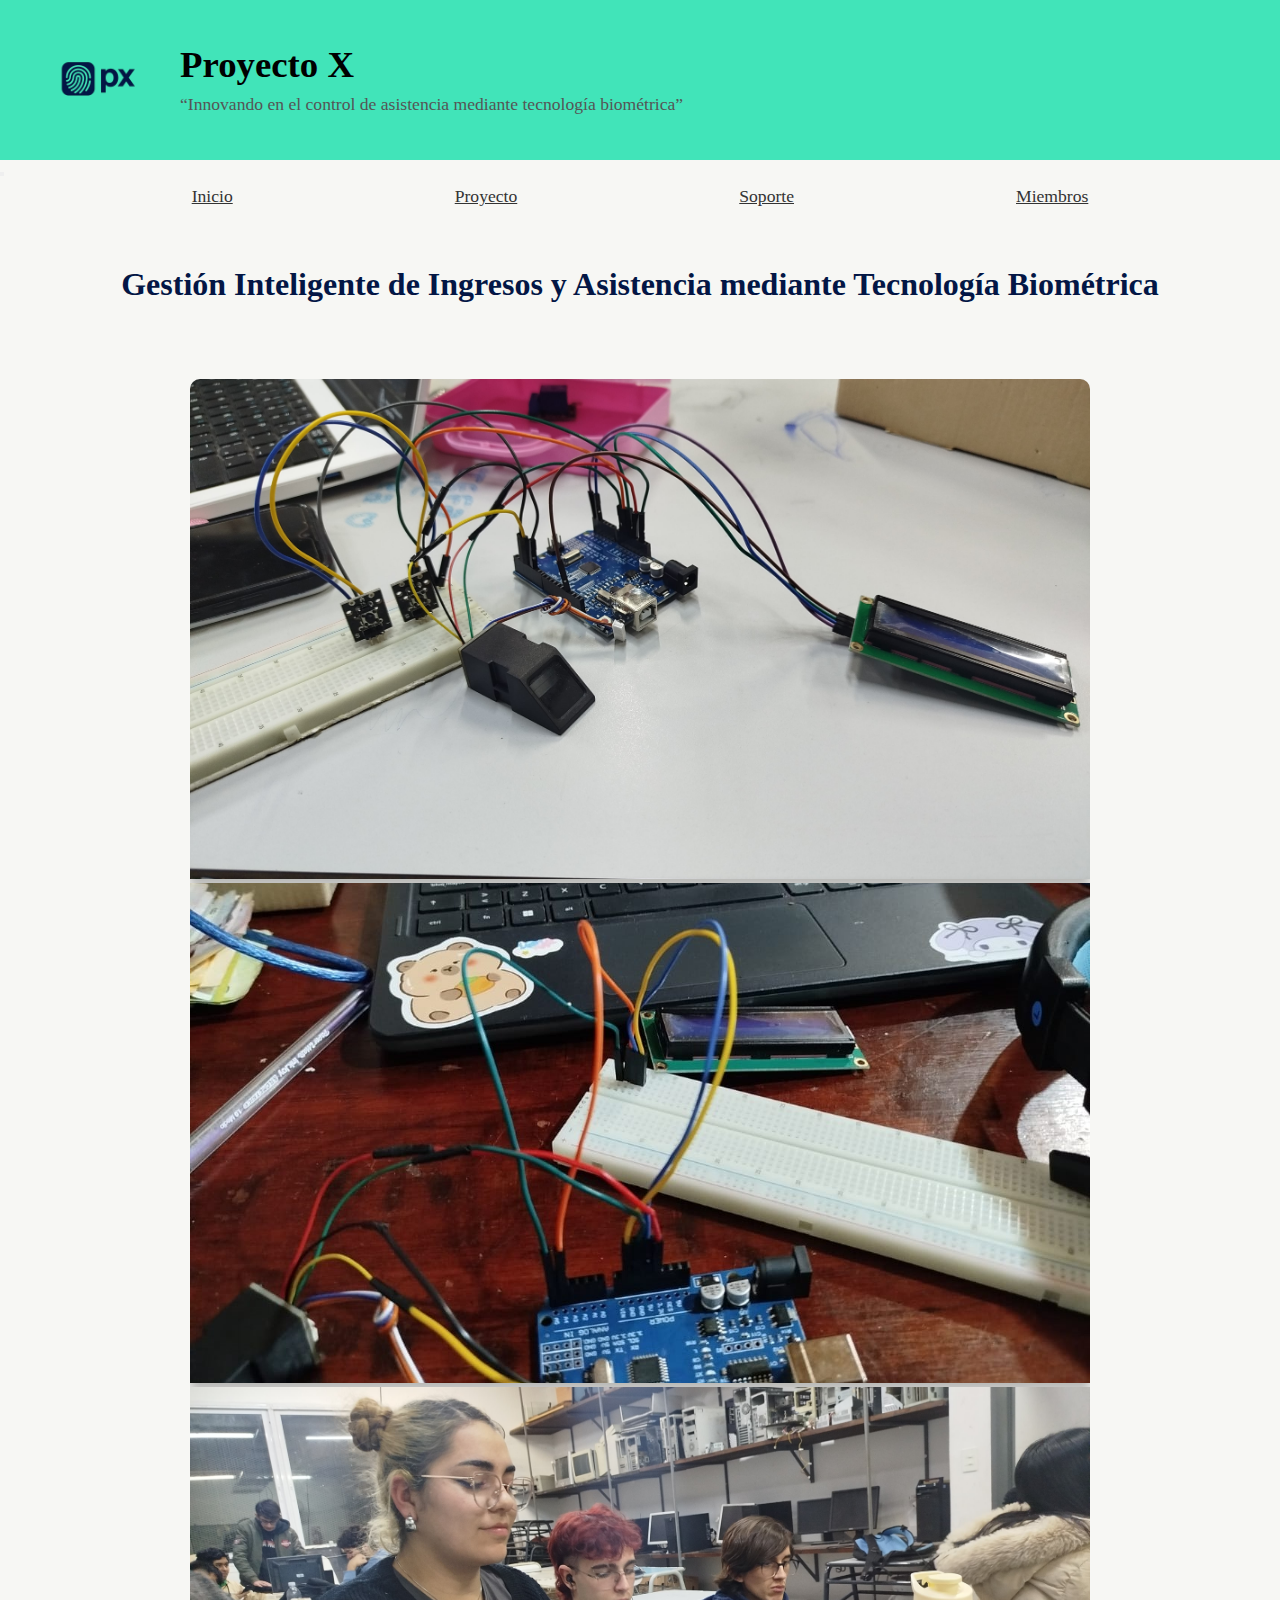
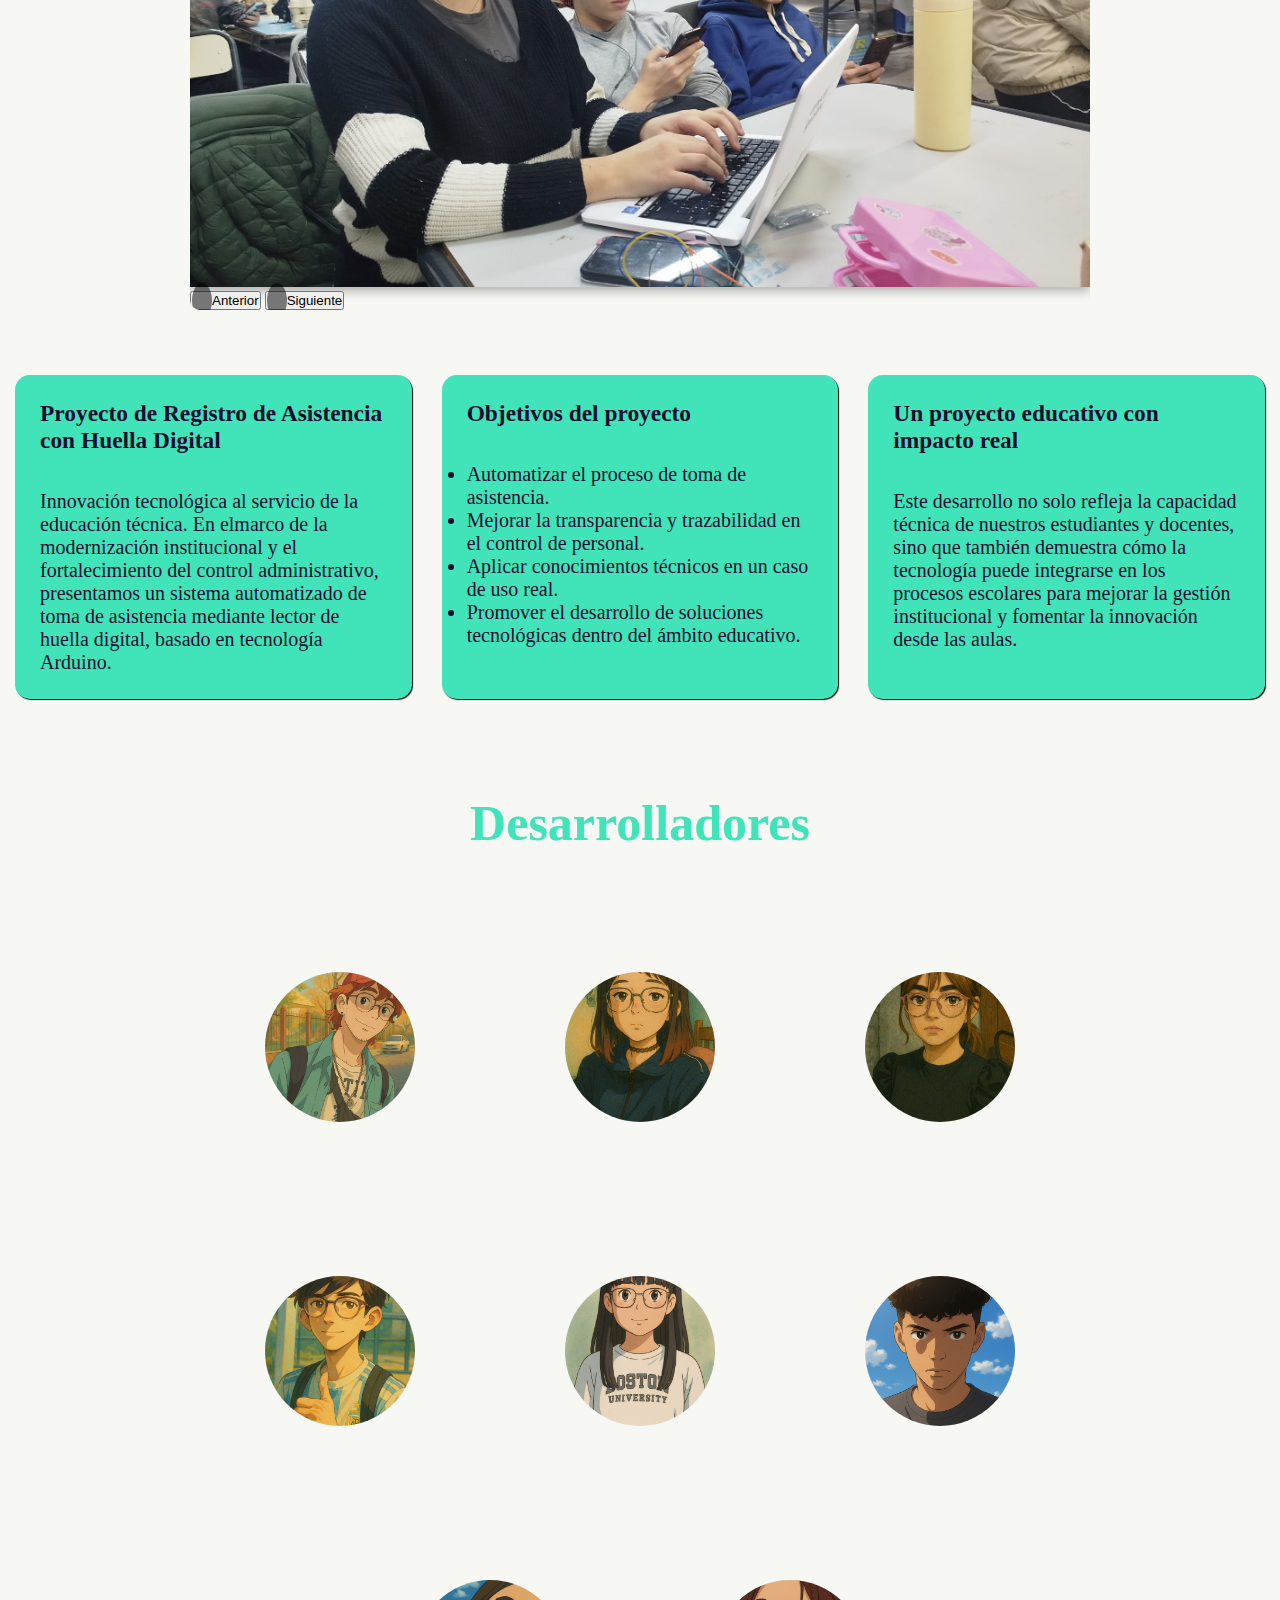
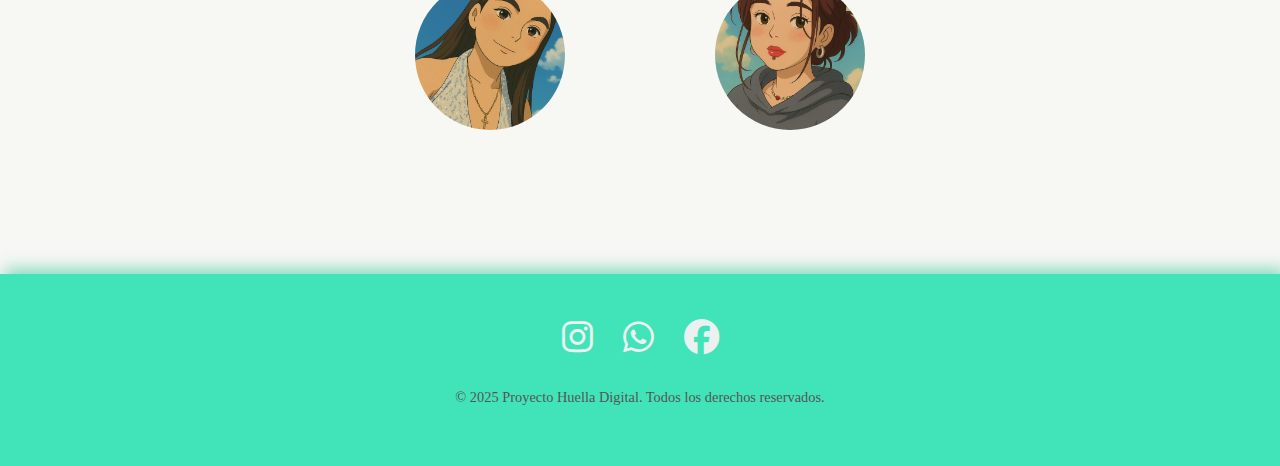
<file: index.html>
<!DOCTYPE html>
<html lang="es">
  <head>

    <meta charset="UTF-8" />
    <meta name="viewport" content="width=device-width, initial-scale=1.0" />
    <link rel="icon" type="image/png" href="img/logo4.png" />
    <title>Inicio</title>
    <meta name="title" content="Proyecto huella digital" />
    <meta name="description" content="Proyecto X es un dispositivo para controlar la asistencia de los profesores de la EETN°3 utilizando sus datos biométricos."/>
    <meta name="keywords" content="huella digital, control de asistencia, EETN°3, proyecto, arduino, Proyecto X, diseño 3d, página web"/>
    <meta name="author" content="Baranzelli Martin"/>
  
    <!-- CSS -->
    <link href="https://cdn.jsdelivr.net/npm/bootstrap@5.3.8/dist/css/bootstrap.min.css" rel="stylesheet" integrity="sha384-sRIl4kxILFvY47J16cr9ZwB07vP4J8+LH7qKQnuqkuIAvNWLzeN8tE5YBujZqJLB" crossorigin="anonymous"/>
    <link href="style.css" rel="stylesheet" />
    <link rel="stylesheet" href="https://cdnjs.cloudflare.com/ajax/libs/font-awesome/6.7.2/css/all.min.css" integrity="sha512-Evv84Mr4kqVGRNSgIGL/F/aIDqQb7xQ2vcrdIwxfjThSH8CSR7PBEakCr51Ck+w+/U6swU2Im1vVX0SVk9ABhg==" crossorigin="anonymous" referrerpolicy="no-referrer"/>

  </head>

  <body>
  <header>
      <img class="imglogo" src="img/logo4.png" alt="Logo del proyecto" />
    <div class="titulo-header">
      <h2>Proyecto X</h2>
        <p class="subtitulo-header">
          “Innovando en el control de asistencia mediante tecnología biométrica”
        </p>
    </div>
  </header>

  <nav class="navbar navbar-expand-lg bg-body-tertiary">
    <div class="container-fluid">
      <button class="navbar-toggler" type="button" data-bs-toggle="collapse" data-bs-target="#navbarNavAltMarkup" aria-controls="navbarNavAltMarkup" aria-expanded="false" aria-label="Toggle navigation">
        <span class="navbar-toggler-icon"></span>
      </button>
    <div class="collapse navbar-collapse" id="navbarNavAltMarkup">
    <div class="navbar-nav">
        <a class="nav-link active" aria-current="page" href="index.html">Inicio</a>
        <a class="nav-link" href="proyecto.html" target="_blank">Proyecto</a>
        <a class="nav-link" href="soporte.html" target="_blank">Soporte</a>
        <a class="nav-link" href="miembros.html" target="_blank">Miembros</a>

    </div>
    </div>
    </div>
  </nav>
  <main>
    <section aria-label="Presentación del proyecto">
        <h1>
          Gestión Inteligente de Ingresos y Asistencia mediante Tecnología
          Biométrica
        </h1>
    </section>

    <section class="contenedor" aria-label="Carrusel de imágenes">
      <article class="cajon">
          <!-- Carrusel Bootstrap -->
          <div id="carouselExampleFade" class="carousel slide carousel-fade" data-bs-ride="carousel">
          <div class="carousel-inner">
          <div class="carousel-item active">
                <img src="img/componentes.jpeg" class="d-block w-100" alt="Componentes electrónicos del proyecto"/>
          </div>
          <div class="carousel-item">
                <img src="img/ardn.jpeg" class="d-block w-100" alt="Placa Arduino utilizada en el proyecto"/>
          </div>
          <div class="carousel-item">
                <img src="img/nosotros.jpeg" class="d-block w-100" alt="Equipo de trabajo del proyecto"/>
          </div>
          </div>

            <!-- Botones de control -->
            <button class="carousel-control-prev" type="button" data-bs-target="#carouselExampleFade" data-bs-slide="prev">
              <span class="carousel-control-prev-icon" aria-hidden="true">
              </span>
              <span class="visually-hidden">Anterior</span>
            </button>
            <button class="carousel-control-next" type="button" data-bs-target="#carouselExampleFade" data-bs-slide="next">
              <span class="carousel-control-next-icon" aria-hidden="true">
              </span>
              <span class="visually-hidden">Siguiente</span>
            </button>
          </div>
      </article>
    </section>

    <section class="contenedor-tarjetas" aria-label="Descripción del proyecto">
      <article class="tarjetas">
            <h3>Proyecto de Registro de Asistencia con Huella Digital</h3>
              <p>
                 Innovación tecnológica al servicio de la educación técnica. En elmarco de la modernización institucional y el fortalecimiento del control administrativo, presentamos un sistema automatizado de toma de asistencia mediante lector de huella digital, basado en tecnología Arduino.
              </p>
      </article>

      <article class="tarjetas">
            <h3>Objetivos del proyecto</h3>
                <ul>
                  <li>Automatizar el proceso de toma de asistencia.</li>
                  <li>Mejorar la transparencia y trazabilidad en el control de personal.</li>
                  <li>Aplicar conocimientos técnicos en un caso de uso real.</li>
                  <li>Promover el desarrollo de soluciones tecnológicas dentro del ámbito educativo.</li>
                </ul>
      </article>

      <article class="tarjetas">
            <h3>Un proyecto educativo con impacto real</h3>
              <p>
                Este desarrollo no solo refleja la capacidad técnica de nuestros estudiantes y docentes, sino que también demuestra cómo la tecnología puede integrarse en los procesos escolares para mejorar la gestión institucional y fomentar la innovación desde las aulas.
              </p>
      </article>
    </section>

    <h4>Desarrolladores</h4>

    <section class="contenedor-integrantes">
      <article>
          <img src="img/martinghibli.png" class="img-integrantes" alt="Baranzelli Martin"/>
      </article>

      <article>
          <img src="img/cubighibli.jpeg" class="img-integrantes" alt="Cubilla Aylen"/>
      </article>

      <article>
          <img src="img/nahiughibili.jpeg" class="img-integrantes" alt="Romano Nahiara"/>
      </article>

      <article>
          <img src="img/mateoghibli.jpeg" class="img-integrantes" alt="Cruz Mateo"/>
      </article>

      <article>
          <img src="img/lourdesghibili.jpeg" class="img-integrantes" alt="Mendoza Lourdes"/>
      </article>

      <article>
          <img src="img/guilleghibli.png" class="img-integrantes" alt="Vega Guillermo"/>
      </article>

      <article>
          <img src="img/gimenaghibli.png" class="img-integrantes" alt="Gutierrez Gimena"/>
      </article>

      <article>
          <img src="img/maiteghibili.jpeg" class="img-integrantes" alt="Albacetti Maitena"/>
      </article>
    </section>
  </main>

  <footer class="mi-footer">
        <div class="footer-contenido">
        <div class="redes-sociales">
          <a href="https://www.instagram.com/proyectox_t3?igsh=bHU5dXk0eDByMDcz" aria-label="Instagram">
            <i class="fab fa-instagram"></i>
          </a>
          <a href="https://chat.whatsapp.com/CjFGa00AMvLL7fXW4bKhUM?mode=r_t" aria-label="WhatsApp">
            <i class="fab fa-whatsapp"></i>
          </a>
          <a href="https://www.facebook.com/share/186mqafGz4/" aria-label="Facebook">
            <i class="fab fa-facebook"></i>
          </a>
        </div>
          <p>
            &copy; 2025 Proyecto Huella Digital. Todos los derechos reservados.
          </p>
        </div>
  </footer>

    <!-- Bootstrap JS con Popper -->
    <script src="https://cdn.jsdelivr.net/npm/bootstrap@5.3.8/dist/js/bootstrap.bundle.min.js" integrity="sha384-FKyoEForCGlyvwx9Hj09JcYn3nv7wiPVlz7YYwJrWVcXK/BmnVDxM+D2scQbITxI" crossorigin="anonymous">
    </script>
  </body>
</html>
</file>
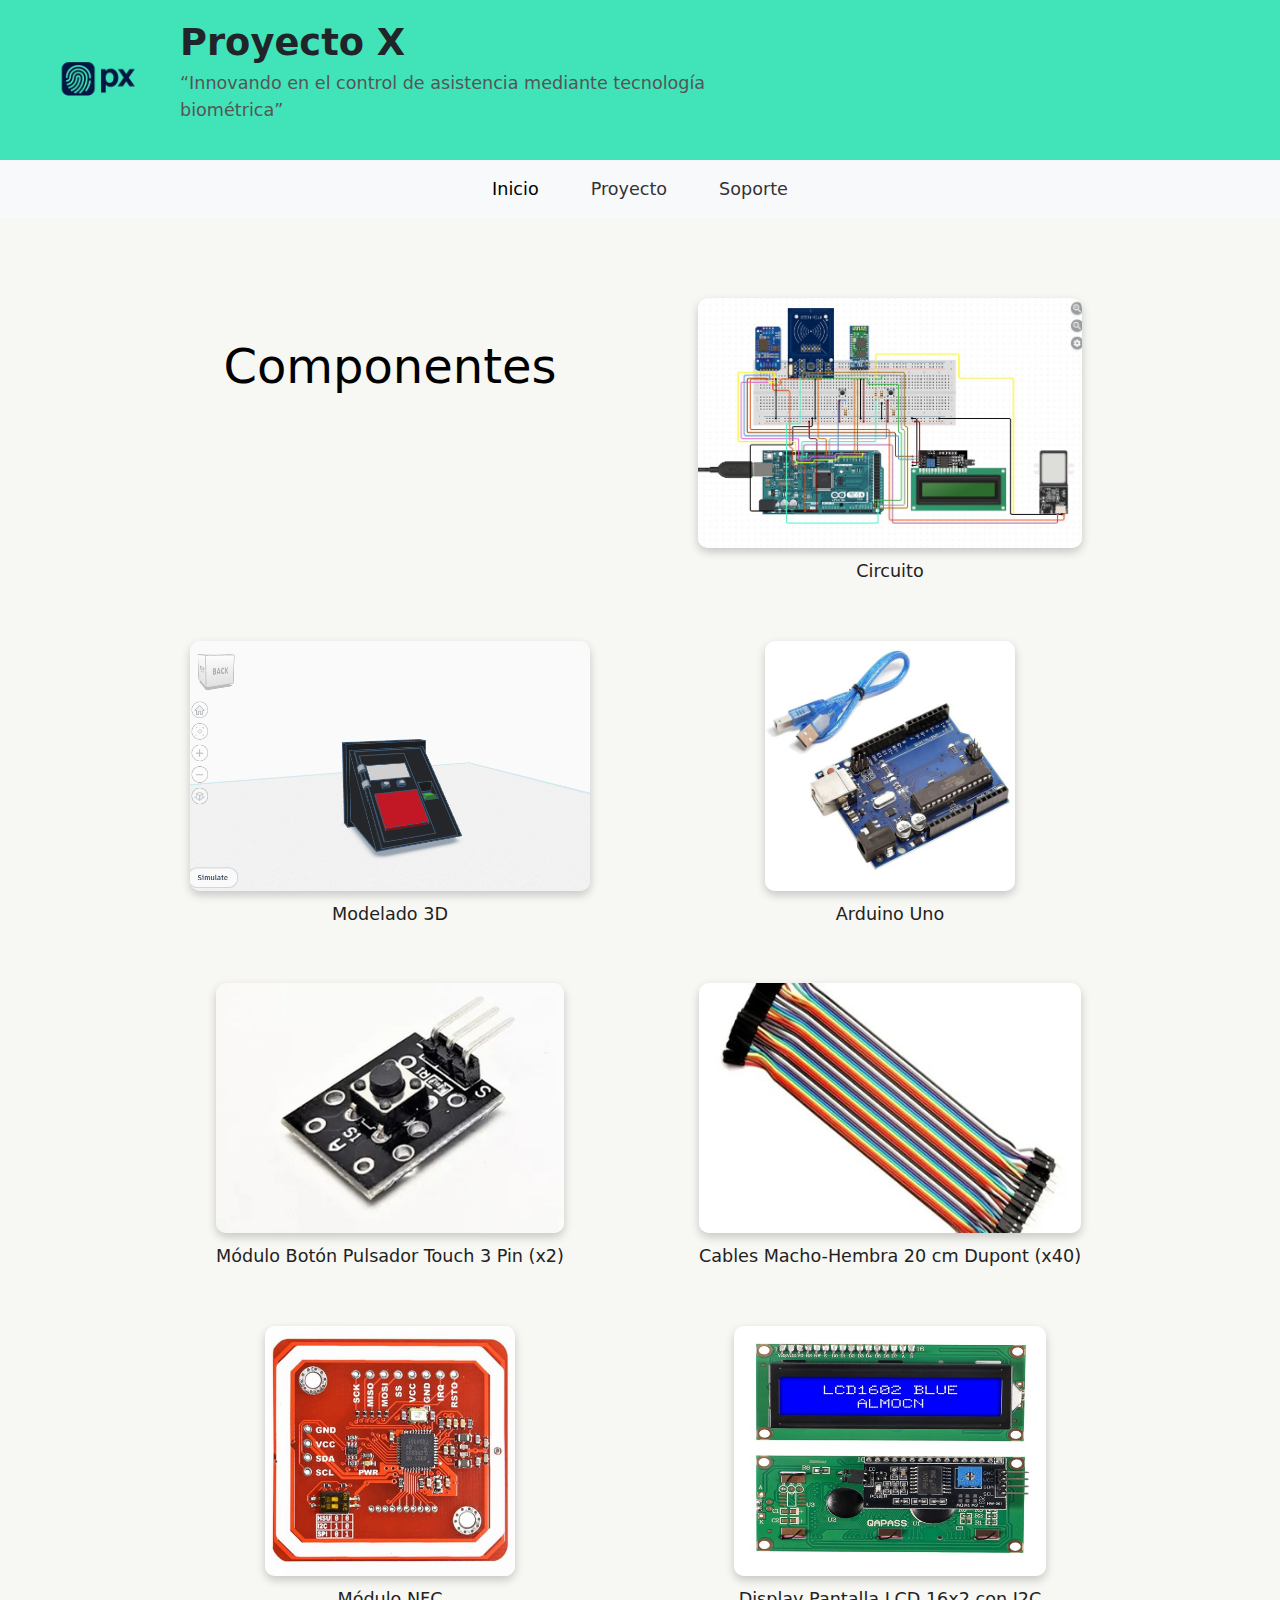
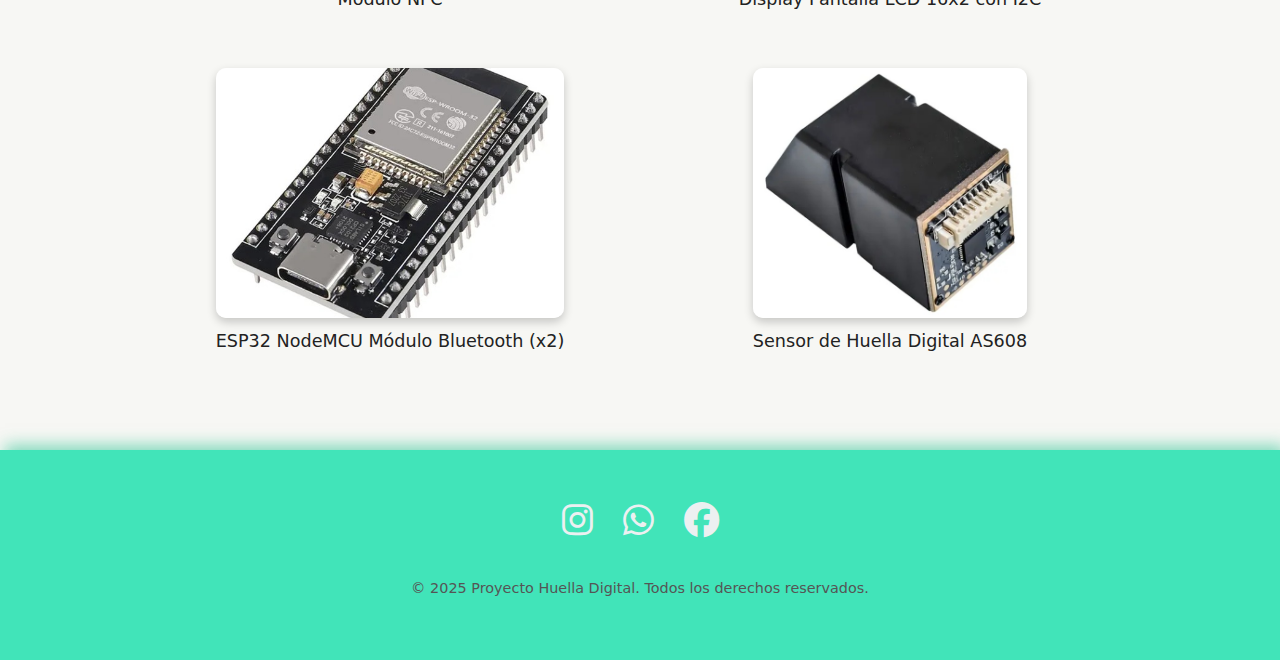
<file: proyecto.html>
<!DOCTYPE html>
<html lang="es">
<head>
    <meta charset="UTF-8">
    <meta name="viewport" content="width=device-width, initial-scale=1.0">
    <title>Proyecto</title>
    <link href="https://cdn.jsdelivr.net/npm/bootstrap@5.3.3/dist/css/bootstrap.min.css" rel="stylesheet">
    <link rel="stylesheet" href="proyecto.css">
    <link rel="stylesheet" href="https://cdnjs.cloudflare.com/ajax/libs/font-awesome/6.7.2/css/all.min.css" integrity="sha512-Evv84Mr4kqVGRNSgIGL/F/aIDqQb7xQ2vcrdIwxfjThSH8CSR7PBEakCr51Ck+w+/U6swU2Im1vVX0SVk9ABhg==" crossorigin="anonymous" referrerpolicy="no-referrer">

</head>
<body>
    <header>
  <img class="imglogo" src="img/logo4.png" alt="Logo del proyecto" />
  <div class="titulo-header">
    <h2>Proyecto X</h2>
    <p class="subtitulo-header">
      “Innovando en el control de asistencia mediante tecnología biométrica”
    </p>
  </div>
</header>

    <nav class="navbar navbar-expand-lg bg-body-tertiary">
  <div class="container-fluid">
    <button class="navbar-toggler" type="button" data-bs-toggle="collapse" data-bs-target="#navbarNavAltMarkup" aria-controls="navbarNavAltMarkup" aria-expanded="false" aria-label="Toggle navigation">
      <span class="navbar-toggler-icon"></span>
    </button>
    <div class="collapse navbar-collapse" id="navbarNavAltMarkup">
      <div class="navbar-nav">
        <a class="nav-link active" aria-current="page" href="index.html">Inicio</a>
        <a class="nav-link" href="proyecto.html">Proyecto</a>
        <a class="nav-link" href="soporte.html">Soporte</a>
      </div>
    </div>
  </div>
    </nav>
 
    <main>
        <section aria-labelledby="titulo-componentes">
            <article>
                <h1 id="titulo-componentes" class="text-neon">Componentes</h1>
                
                <figure>  
                    <img class="imgagenes" src="img/circuito2.jpg" alt="Circuito del sistema" width="500">
                    <figcaption>Circuito</figcaption>
                </figure>

                <figure>
                    <img class="imgagenes" src="img/MODELADO3D2.png" alt="Modelo 3D del dispositivo" width="500">
                    <figcaption>Modelado 3D</figcaption>
                </figure>

                <figure>
                    <img class="imgagenes" src="img/arduino2.jpg" alt="Placa Arduino Uno" width="500">
                    <figcaption>Arduino Uno</figcaption>
                </figure>
                
                <figure>
                    <img class="imgagenes" src="img/btonn.jpg" alt="Módulo Botón Pulsador Touch 3 Pin (x2)" width="500">
                    <figcaption>Módulo Botón Pulsador Touch 3 Pin (x2)</figcaption>
                </figure>

                <figure>
                    <img class="imgagenes" src="img/cables.jpg" alt="Cables Macho-Hembra 20 cm Dupont (x40)" width="500">
                    <figcaption>Cables Macho-Hembra 20 cm Dupont (x40)</figcaption>   
                </figure>

                <figure>
                    <img class="imgagenes" src="img/nfc.jpg" alt="Módulo Reloj Clock Rtc Ds3231 Arduino" width="500">
                    <figcaption>Módulo NFC</figcaption>
                </figure>

                <figure>
                    <img class="imgagenes" src="img/lsdimg.jpg" alt="Pantalla LCD 16x2 con I2C" width="500">
                    <figcaption>Display Pantalla LCD 16x2 con I2C</figcaption>
                </figure>

                <figure>
                    <img class="imgagenes" src="img/modlo.jpg" alt="ESP32 NodeMCU Módulo Bluetooth 4.2 (x2)" width="500">
                    <figcaption>ESP32 NodeMCU Módulo Bluetooth (x2)</figcaption>
                </figure>


                <figure>
                    <img class="imgagenes" src="img/sensorr.jpg" alt="Sensor de Huella Digital As608" width="500">
                    <figcaption>Sensor de Huella Digital AS608</figcaption>
                </figure>
            </article>
        </section>
    </main>
     <footer class="mi-footer">
        <div class="footer-contenido">
            <div class="redes-sociales">
                <a href="https://www.instagram.com/proyectox_t3?igsh=bHU5dXk0eDByMDcz" aria-label="Instagram">
                    <i class="fab fa-instagram"></i>
                </a>
                <a href="https://chat.whatsapp.com/CjFGa00AMvLL7fXW4bKhUM?mode=r_t" aria-label="WhatsApp">
                    <i class="fab fa-whatsapp"></i>
                </a>
                <a href="https://www.facebook.com/share/186mqafGz4/" aria-label="Facebook">
                    <i class="fab fa-facebook"></i>
                </a>
            </div>
            <p>&copy; 2025 Proyecto Huella Digital. Todos los derechos reservados.</p>
        </div>
    </footer>
</body>
</html>
</file>
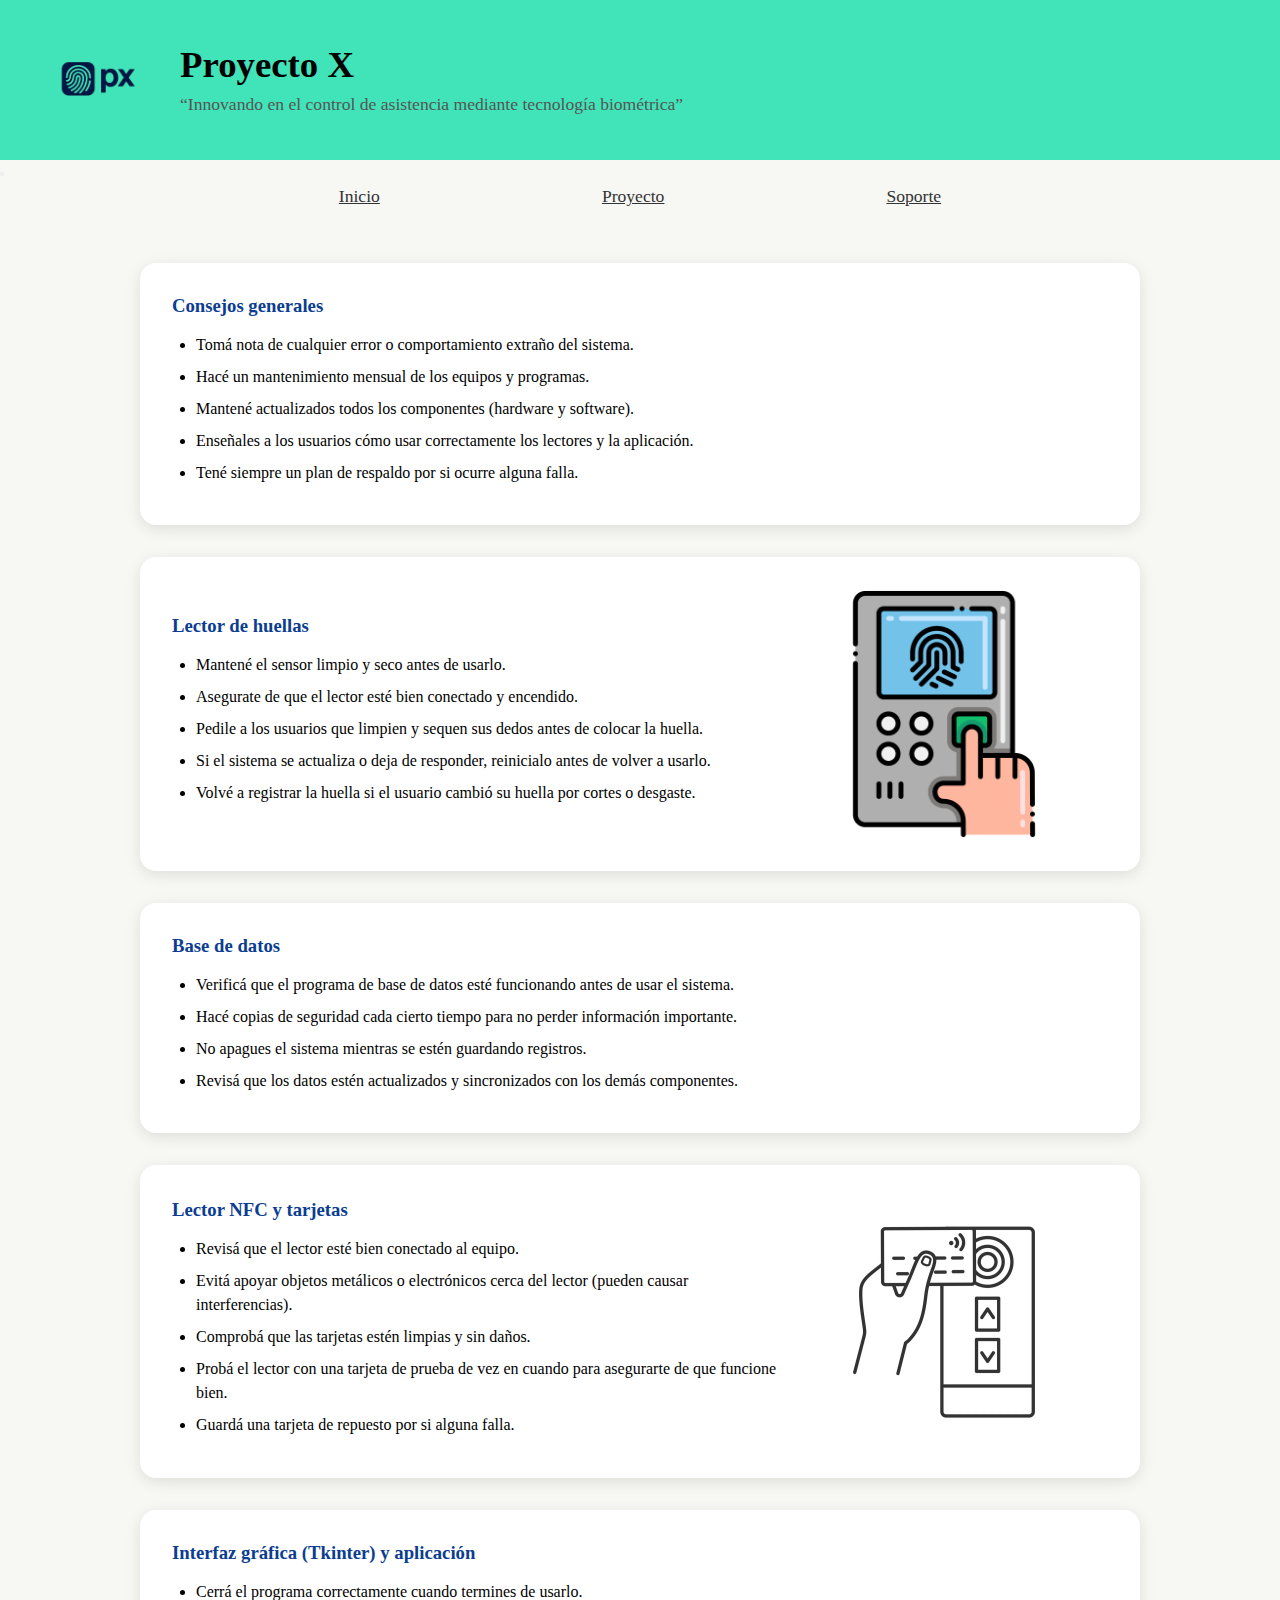
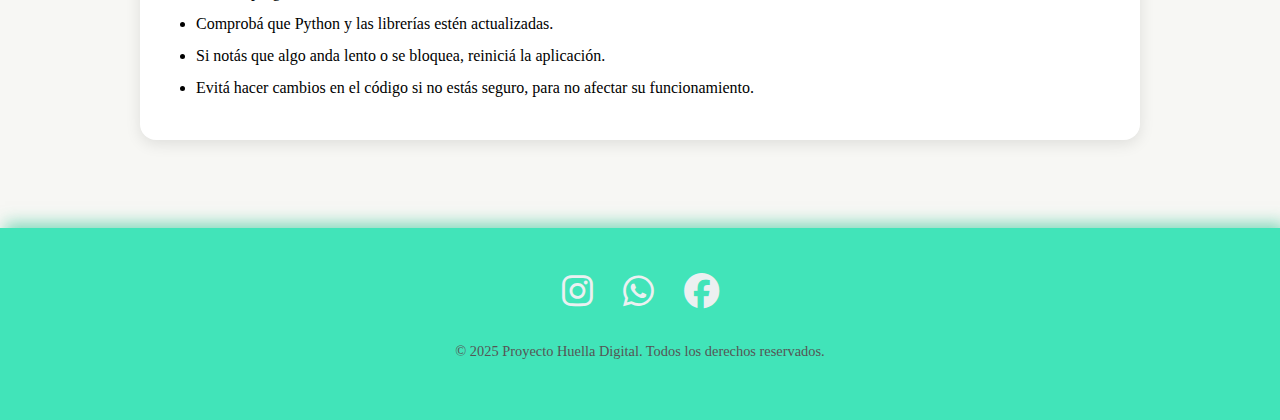
<file: soporte.html>
<!DOCTYPE html>
<html lang="en">
<head>
    <meta charset="UTF-8">
    <meta name="viewport" content="width=device-width, initial-scale=1.0">
    <title>Soporte</title>
    <link href="https://cdn.jsdelivr.net/npm/bootstrap@5.3.8/dist/css/bootstrap.min.css" rel="stylesheet" integrity="sha384-sRIl4kxILFvY47J16cr9ZwB07vP4J8+LH7qKQnuqkuIAvNWLzeN8tE5YBujZqJLB" crossorigin="anonymous"/>
    <link href="soporte.css" rel="stylesheet" />
    <link rel="stylesheet" href="https://cdnjs.cloudflare.com/ajax/libs/font-awesome/6.7.2/css/all.min.css" integrity="sha512-Evv84Mr4kqVGRNSgIGL/F/aIDqQb7xQ2vcrdIwxfjThSH8CSR7PBEakCr51Ck+w+/U6swU2Im1vVX0SVk9ABhg==" crossorigin="anonymous" referrerpolicy="no-referrer"/>

</head>
<body>
    <header>
        <img class="imglogo" src="img/logo4.png" alt="Logo del proyecto" />
        <div class="titulo-header">
            <h2>Proyecto X</h2>
            <p class="subtitulo-header">
            “Innovando en el control de asistencia mediante tecnología biométrica”
            </p>
        </div>
    </header>

    <nav class="navbar navbar-expand-lg bg-body-tertiary">
        <div class="container-fluid">
            <button class="navbar-toggler" type="button" data-bs-toggle="collapse" data-bs-target="#navbarNavAltMarkup" aria-controls="navbarNavAltMarkup" aria-expanded="false" aria-label="Toggle navigation">
                <span class="navbar-toggler-icon"></span>
            </button>
        <div class="collapse navbar-collapse" id="navbarNavAltMarkup">
        <div class="navbar-nav">
            <a class="nav-link active" aria-current="page" href="index.html">Inicio</a>
            <a class="nav-link" href="proyecto.html" target="_blank">Proyecto</a>
            <a class="nav-link" href="soporte.html" target="_blank">Soporte</a>
        </div>
        </div>
        </div>
    </nav>
    

    <main>
        <section class="contenedor-instrucciones">

            <article class="instrucciones">
                <div class="texto-instrucciones">
                    <h3>Consejos generales</h3>
                    <ul>
                        <li>Tomá nota de cualquier error o comportamiento extraño del sistema.</li>
                        <li>Hacé un mantenimiento mensual de los equipos y programas.</li>
                        <li>Mantené actualizados todos los componentes (hardware y software).</li>
                        <li>Enseñales a los usuarios cómo usar correctamente los lectores y la aplicación.</li>
                        <li>Tené siempre un plan de respaldo por si ocurre alguna falla.</li>
                    </ul>
                </div>

                <div class="img-instrucciones">
                    
                </div>

            </article>



            <article class="instrucciones">
                <div class="texto-instrucciones">
                    <h3>Lector de huellas</h3>
                    <ul>
                        <li>Mantené el sensor limpio y seco antes de usarlo.</li>
                        <li>Asegurate de que el lector esté bien conectado y encendido.</li>
                        <li>Pedile a los usuarios que limpien y sequen sus dedos antes de colocar la huella.</li>
                        <li>Si el sistema se actualiza o deja de responder, reinicialo antes de volver a usarlo.</li>
                        <li>Volvé a registrar la huella si el usuario cambió su huella por cortes o desgaste.</li>
                    </ul>
                </div>

                <div class="img-instrucciones">
                    <img src="img/huella-instrucciones.png" alt="huella-instrucciones">
                </div>

            </article>
            <article class="instrucciones">
                <div class="texto-instrucciones">
                    <h3>Base de datos</h3>
                    <ul>
                        <li>Verificá que el programa de base de datos esté funcionando antes de usar el sistema.</li>
                        <li>Hacé copias de seguridad cada cierto tiempo para no perder información importante.</li>
                        <li>No apagues el sistema mientras se estén guardando registros.</li>
                        <li>Revisá que los datos estén actualizados y sincronizados con los demás componentes.</li>
                    </ul>

                </div>

                <div class="img-instrucciones">
                    
                </div>

            </article>

            <article class="instrucciones">
                <div class="texto-instrucciones">
                    <h3>Lector NFC y tarjetas</h3>
                    <ul>
                        <li>Revisá que el lector esté bien conectado al equipo.</li>
                        <li>Evitá apoyar objetos metálicos o electrónicos cerca del lector (pueden causar interferencias).</li>
                        <li>Comprobá que las tarjetas estén limpias y sin daños.</li>
                        <li>Probá el lector con una tarjeta de prueba de vez en cuando para asegurarte de que funcione bien.</li>
                        <li>Guardá una tarjeta de repuesto por si alguna falla.</li>
                    </ul>
                    
                </div>

                <div class="img-instrucciones">
                    <img src="img/nfc-instrucciones.png" alt="NFC">
                </div>

            </article>




            <article class="instrucciones">
                <div class="texto-instrucciones">
                    <h3>Interfaz gráfica (Tkinter) y aplicación</h3>
                    <ul>
                        <li>Cerrá el programa correctamente cuando termines de usarlo.</li>
                        <li>Comprobá que Python y las librerías estén actualizadas.</li>
                        <li>Si notás que algo anda lento o se bloquea, reiniciá la aplicación.</li>
                        <li>Evitá hacer cambios en el código si no estás seguro, para no afectar su funcionamiento.</li>
                    </ul>
                </div>

                <div class="img-instrucciones">
                    
                </div>

            </article>

        </section>
    </main>

    <footer class="mi-footer">
        <div class="footer-contenido">
        <div class="redes-sociales">
            <a href="https://www.instagram.com/proyectox_t3?igsh=bHU5dXk0eDByMDcz" aria-label="Instagram">
                <i class="fab fa-instagram"></i>
            </a>
            <a href="https://chat.whatsapp.com/CjFGa00AMvLL7fXW4bKhUM?mode=r_t" aria-label="WhatsApp">
                <i class="fab fa-whatsapp"></i>
            </a>
            <a href="https://www.facebook.com/share/186mqafGz4/" aria-label="Facebook">
                <i class="fab fa-facebook"></i>
            </a>
        </div>
            <p>
                &copy; 2025 Proyecto Huella Digital. Todos los derechos reservados.
            </p>
        </div>
    </footer>
</body>
</html>
</file>
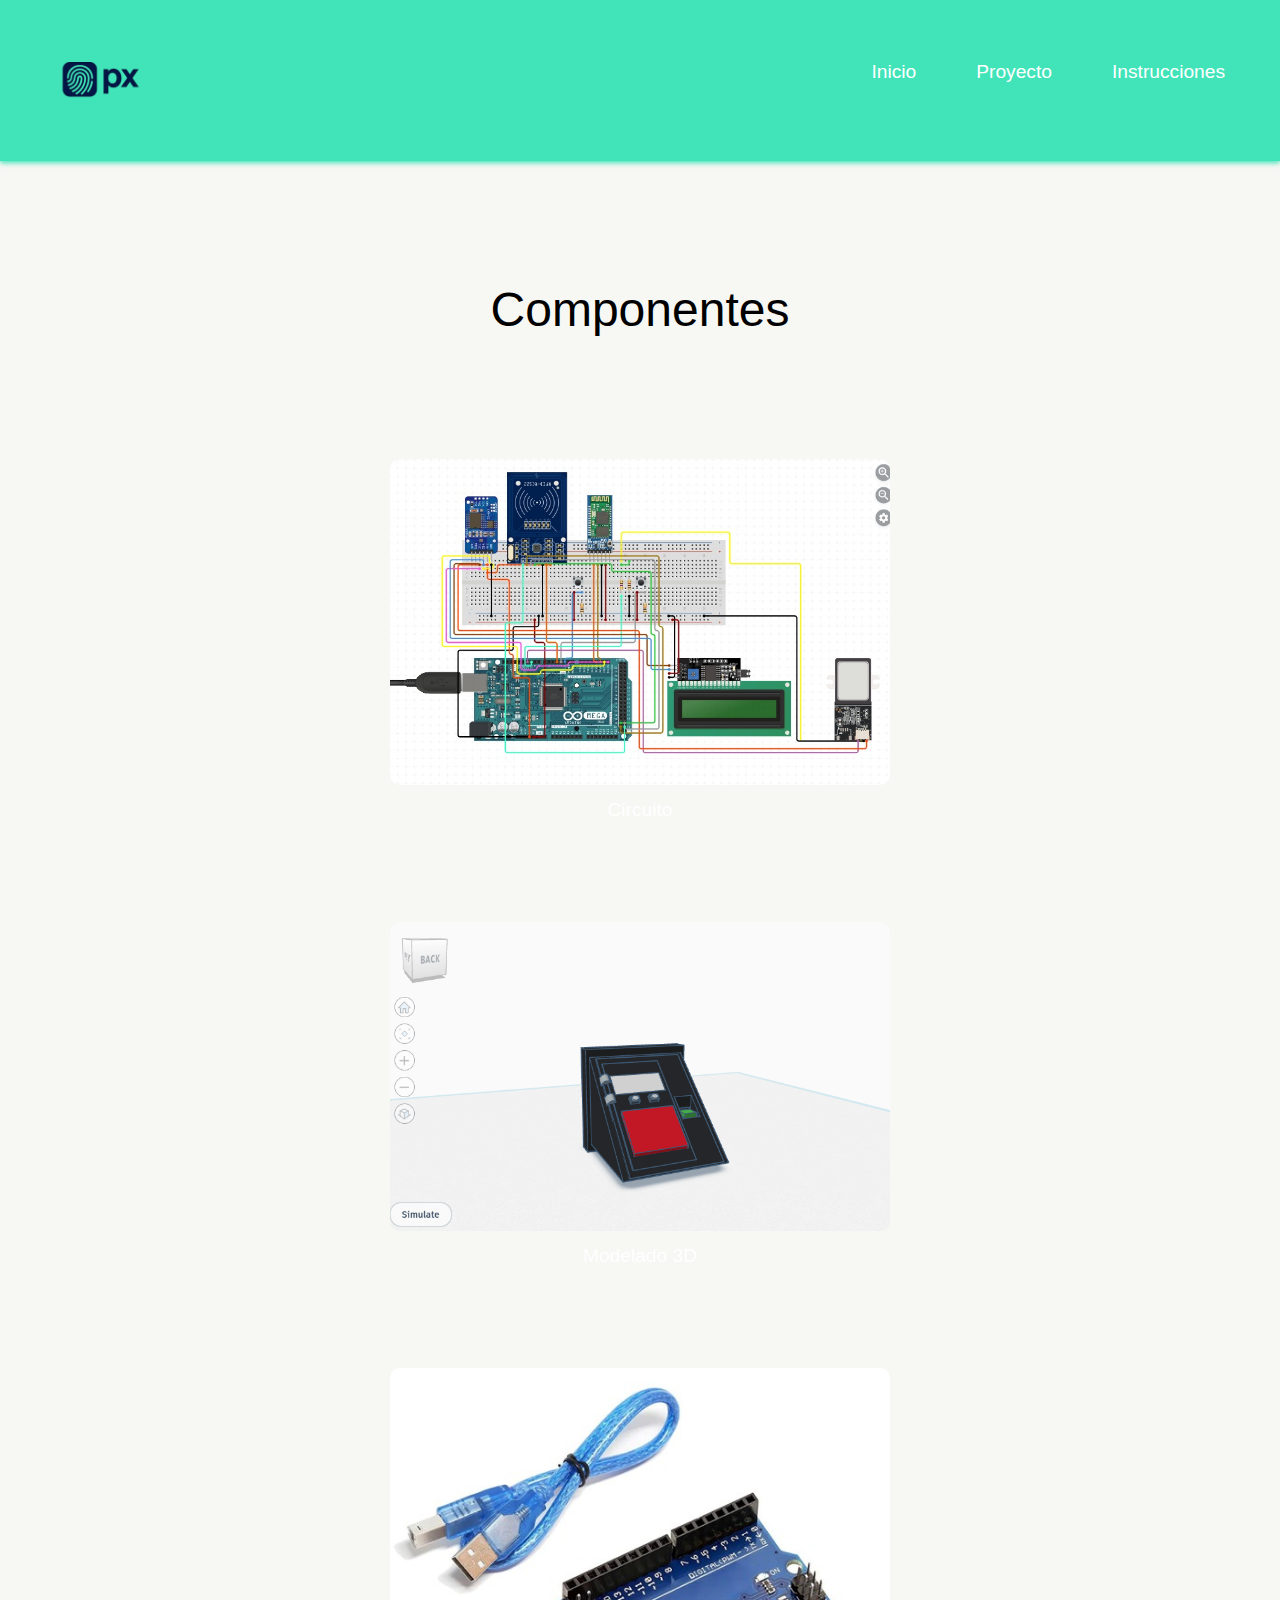
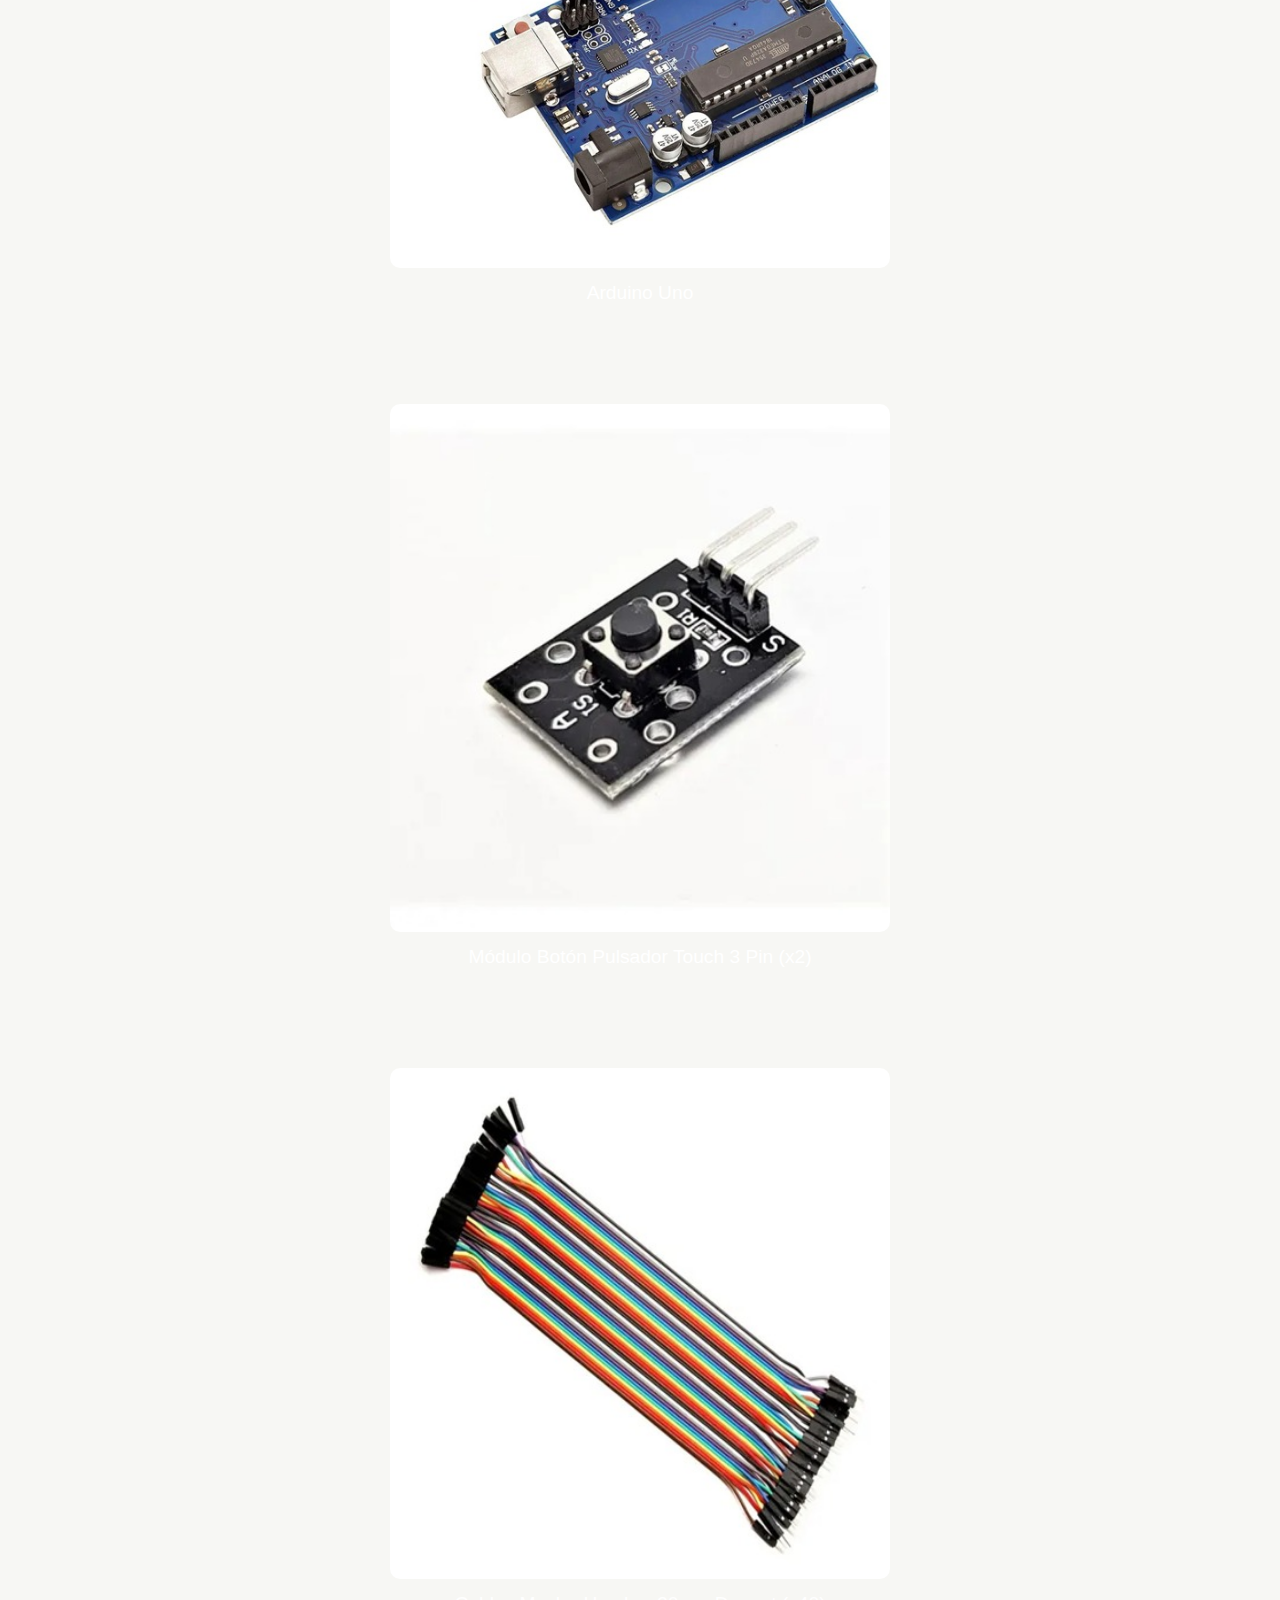
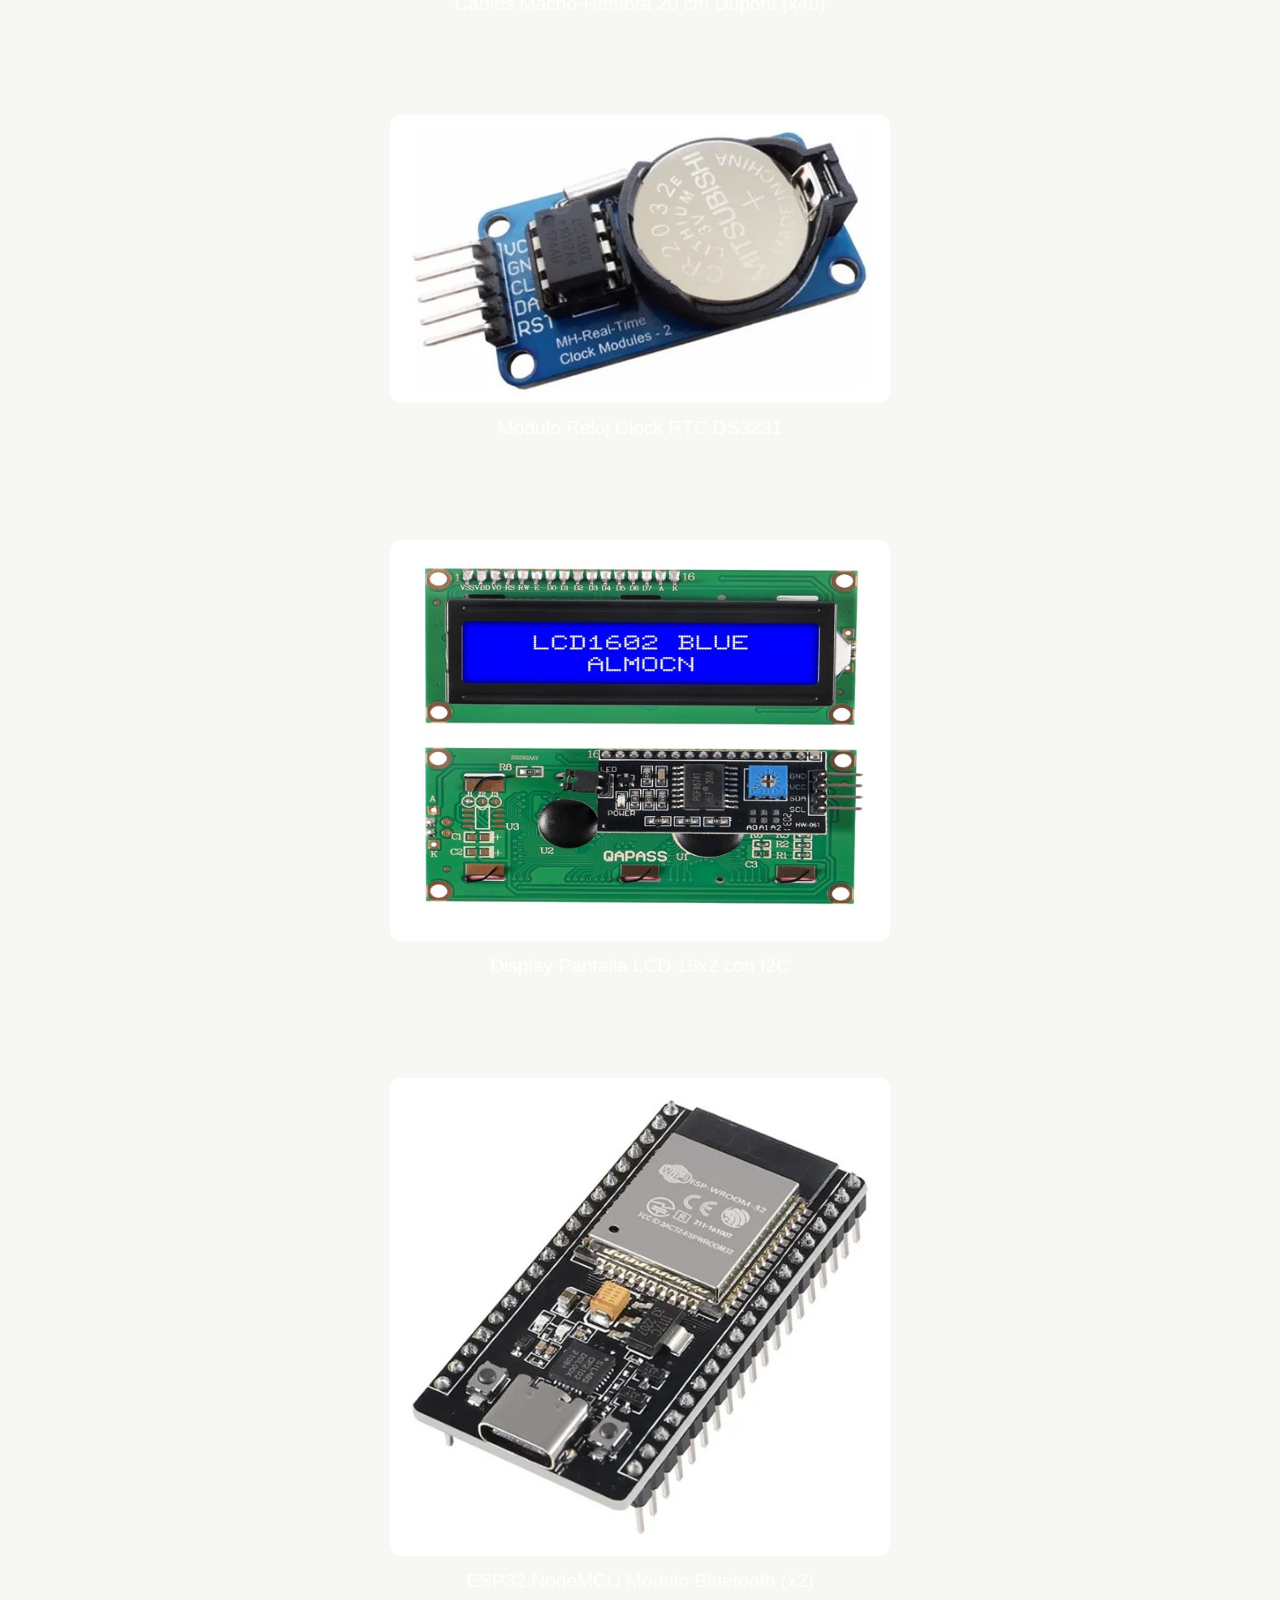
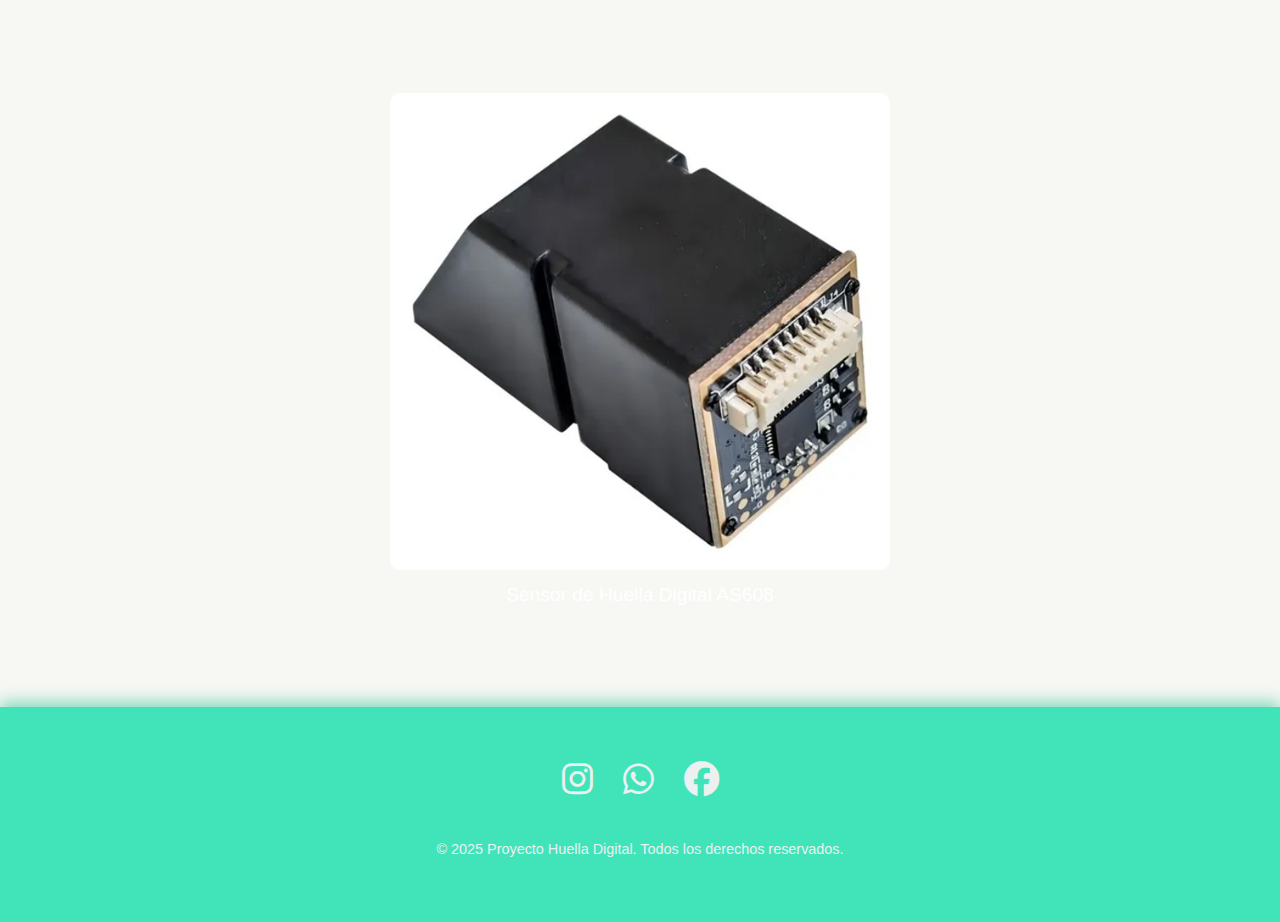
<file: Vercel(nahiu)/proyecto.html>
<!DOCTYPE html>
<html lang="es">
<head>
    <meta charset="UTF-8">
    <meta name="viewport" content="width=device-width, initial-scale=1.0">
    <title>Presencias</title>
    <link href="https://cdn.jsdelivr.net/npm/bootstrap@5.3.3/dist/css/bootstrap.min.css" rel="stylesheet">
    <link rel="stylesheet" href="proyecto.css">
    <link rel="stylesheet" href="https://cdnjs.cloudflare.com/ajax/libs/font-awesome/6.7.2/css/all.min.css" integrity="sha512-Evv84Mr4kqVGRNSgIGL/F/aIDqQb7xQ2vcrdIwxfjThSH8CSR7PBEakCr51Ck+w+/U6swU2Im1vVX0SVk9ABhg==" crossorigin="anonymous" referrerpolicy="no-referrer">

</head>
<body>
    <header> 
        <nav>
            <img class="img" src="img/logo4.png" alt="Logo del proyecto">
            <ul class="inicio">
                <li><a href="index.html">Inicio</a></li>
                <li><a href="proyecto.html">Proyecto</a></li>
                <li><a href="#">Instrucciones</a></li>
            </ul>
        </nav>
    </header>
 
    <main>
        <section aria-labelledby="titulo-componentes">
            <article>
                <h1 id="titulo-componentes" class="text-neon">Componentes</h1>
                
                <figure>  
                    <img class="imgagenes" src="img/circuito2.jpg" alt="Circuito del sistema" width="500">
                    <figcaption>Circuito</figcaption>
                </figure>

                <figure>
                    <img class="imgagenes" src="img/MODELADO3D2.png" alt="Modelo 3D del dispositivo" width="500">
                    <figcaption>Modelado 3D</figcaption>
                </figure>

                <figure>
                    <img class="imgagenes" src="img/arduino2.jpg" alt="Placa Arduino Uno" width="500">
                    <figcaption>Arduino Uno</figcaption>
                </figure>
                
                <figure>
                    <img class="imgagenes" src="img/btonn.jpg" alt="Módulo Botón Pulsador Touch 3 Pin (x2)" width="500">
                    <figcaption>Módulo Botón Pulsador Touch 3 Pin (x2)</figcaption>
                </figure>

                <figure>
                    <img class="imgagenes" src="img/cables.jpg" alt="Cables Macho-Hembra 20 cm Dupont (x40)" width="500">
                    <figcaption>Cables Macho-Hembra 20 cm Dupont (x40)</figcaption>   
                </figure>

                <figure>
                    <img class="imgagenes" src="img/clockk.jpg" alt="Módulo Reloj Clock Rtc Ds3231 Arduino" width="500">
                    <figcaption>Módulo Reloj Clock RTC DS3231</figcaption>
                </figure>

                <figure>
                    <img class="imgagenes" src="img/lsdimg.jpg" alt="Pantalla LCD 16x2 con I2C" width="500">
                    <figcaption>Display Pantalla LCD 16x2 con I2C</figcaption>
                </figure>

                <figure>
                    <img class="imgagenes" src="img/modlo.jpg" alt="ESP32 NodeMCU Módulo Bluetooth 4.2 (x2)" width="500">
                    <figcaption>ESP32 NodeMCU Módulo Bluetooth (x2)</figcaption>
                </figure>


                <figure>
                    <img class="imgagenes" src="img/sensorr.jpg" alt="Sensor de Huella Digital As608" width="500">
                    <figcaption>Sensor de Huella Digital AS608</figcaption>
                </figure>
            </article>
        </section>
    </main>
     <footer class="mi-footer">
        <div class="footer-contenido">
            <div class="redes-sociales">
                <a href="https://www.instagram.com/proyectox_t3?igsh=bHU5dXk0eDByMDcz" aria-label="Instagram">
                    <i class="fab fa-instagram"></i>
                </a>
                <a href="https://chat.whatsapp.com/CjFGa00AMvLL7fXW4bKhUM?mode=r_t" aria-label="WhatsApp">
                    <i class="fab fa-whatsapp"></i>
                </a>
                <a href="https://www.facebook.com/share/186mqafGz4/" aria-label="Facebook">
                    <i class="fab fa-facebook"></i>
                </a>
            </div>
            <p>&copy; 2025 Proyecto Huella Digital. Todos los derechos reservados.</p>
        </div>
    </footer>
</body>
</html>
</file>
<file: style.css>
@font-face {
  font-family: "butler_stencil";
  src: url(/vercel/fonts/Butler_Webfont.ttf) format("truetype");
}

* {
  padding: 0;
  margin: 0;
  box-sizing: border-box;
}
 
body {
  background: #f7f7f4;
}

/* HEADER */
header {
  display: flex;
  align-items: center;         /* centra verticalmente los elementos */
  justify-content: flex-start; /* alinea todo a la izquierda */
  gap: 20px;                   /* espacio entre el logo y el texto */
  background-color: #41e4b9;
  padding: 20px 40px;
  text-align: left;
}

.imglogo {
  width: 120px;
  height: auto;
}

.titulo-header {
  display: flex;
  flex-direction: column;
  align-items: flex-start; /* texto alineado a la izquierda */
}

.titulo-header h2 {
  font-size: 2.3rem;
  font-weight: 700;
  margin-bottom: 5px;
}

.subtitulo-header {
  font-size: 1.1rem;
  color: #555;
  max-width: 600px;
  line-height: 1.5;
}



/* Centrar la barra de navegación */
.navbar {
  justify-content: center !important;
}

/* Centrar los enlaces dentro */
.navbar-nav {
  margin: 0 auto;
  display: flex;
  justify-content: center;
  gap: 15%; /* espacio entre los enlaces */
}

.navbar-nav .nav-link {
  font-size: 1.1rem;
  font-weight: 500;
  color: #333;
  padding: 8px 15px; /* le da área de clic */
  border-radius: 15px; /* mantiene la forma redondeada siempre */
  transition: 0.5s; /* suaviza todo el cambio */
}

.navbar-nav .nav-link:hover {
  background-color: #41e4b9;
  color: #031645;
}


.img {
  margin-right: 50px;
}

h1 {
  color: #031645;
  text-align: center;
  padding: 2%;
  margin: 2%;
}

/* Estilos para el carrusel */

.carousel-item img {
  width: 100%;
  height: 500px; /* Ajusta la altura según necesites */
  object-fit: cover;
  box-shadow: 0 4px 10px rgba(0, 0, 0, 0.3);
}

.carousel-control-prev-icon,
.carousel-control-next-icon {
  background-color: rgba(0, 0, 0, 0.5);
  border-radius: 50%;
  padding: 10px;
}

.carousel-control-prev-icon:hover,
.carousel-control-next-icon:hover {
  background-color: rgba(0, 0, 0, 0.8);
}

.carousel-fade .carousel-item {
  transition: opacity 1s ease-in-out;
}

#carouselExampleFade {
  max-width: 900px;
  margin: 50px auto;
  border-radius: 10px;
  overflow: hidden;
}

.container {
  background-color: hsl(241, 83%, 12%);
  display: flex;
  flex-flow: row;
  justify-content: center;
  align-content: center;
}
.contenedor-tarjetas {
  display: flex;
  flex-flow: row;
  justify-content: center;
  align-content: center;
}

h4 {
  font-size: 50px;
  color: #41e4b9;
  text-align: center;
  margin-top: 80px;
}

.tarjetas {
  background-color: #41e4b9;
  font-size: 20px;
  text-align: start;
  margin: 15px;
  color: hsl(253, 56%, 12%);
  width: 60%;
  padding: 25px;
  border-radius: 15px;
  width: 400px;
  height: auto;
  box-shadow: 1px 1px 1px black;
}
.tarjetas h3 {
  margin-bottom: 4vh;
}


.contenedor-integrantes {
  margin: 20px;
  display: flex;
  flex-flow: row;
  justify-content: center; /* Alinea en eje horizontal */
  align-items: center; /* Alinea en eje vertical */
  flex-direction: row; /* Dirección principal: fila (default) */
  gap: 150px; /* Espacio entre los elementos */
  flex-wrap: wrap;
  position: relative;
  overflow: hidden;
  padding: 100px;
}

.img-integrantes {
  width: 150px; /* Ancho */
  height: 150px; /* Alto igual al ancho → forma cuadrada */
  border-radius: 50%; /* La hace circular */
  object-fit: cover; /* Ajusta la imagen sin deformarla */
  transition: all 0.3s ease;
}

.img-integrantes:hover {
  transform: scale(1.5); /* Aumenta el tamaño */
  box-shadow: 0 0 15px rgba(0, 0, 0, 0.5); /* Agrega sombra */
  cursor: pointer; /* Cambia el cursor */
  background-color: #41e4b9;
}

.texto-integrantes {
  position: absolute;
  bottom: 0; /* Aparece desde abajo */
  background: rgba(0, 0, 0, 0.6); /* Fondo semitransparente */
  color: black;
  width: 100%;
  padding: 10px;
  text-align: center;
  opacity: 0; /* Invisible al inicio */
  transition: opacity 0.3s ease;
}

.contenedor-integrantes:hover .texto {
  opacity: 1; /* Muestra el texto */
}

.mi-footer {
  background-color: #41e4b9;
  color: #555;
  padding: 30px 20px;
  margin-top: 40px;
  box-shadow: 5px -5px 15px rgba(58, 199, 154, 0.619);
  text-align: center;
}

.footer-contenido {
  max-width: 960px;
  margin: 0 auto;
}

.mi-footer p {
  font-size: 0.9em;
  margin: 30px;
}

.redes-sociales {
  display: flex;
  justify-content: center;
  gap: 30px;
  margin-top: 15px;
}

.redes-sociales a {
  color: #ecf0f1;
  font-size: 2.2em;
  transition: color 0.3s ease-in-out, transform 0.3s ease-in-out;
}

.redes-sociales a:hover {
  transform: translateY(-3px);
}

/* Opcional: Estilos para iconos específicos para darles su color de marca */
.redes-sociales .fa-instagram:hover {
  color: #f741e7; /* Instagram */
}

.redes-sociales .fa-whatsapp:hover {
  color: #25d366; /* WhatsApp */
}

.redes-sociales .fa-facebook:hover {
  color: #1877f2; /* Facebook */
}

.fa-brands {
  color: #e72084;
  font-size: 30px;
  margin: 30x;
  text-decoration: none;
}

.fa-solid {
  color: #e72084;
  font-size: 30px;
  margin: 30px;
  text-decoration: none;
}

/* Estilos responsivos movil*/
@media (max-width: 768px) {
  .contenedor-tarjetas {
    width: 100%;
    margin: 0;
    padding: 0;
    display: flex;
    flex-direction: column;
    align-items: center;
    justify-content: center;
  }
  .tarjetas {
    width: 80%;
    margin-bottom: 20px;
  }
}
</file>
<file: soporte.css>
* {
  padding: 0;
  margin: 0;
  box-sizing: border-box;
}
 
body {
  background: #f7f7f4;
}

/* HEADER */
header {
  display: flex;
  align-items: center;         /* centra verticalmente los elementos */
  justify-content: flex-start; /* alinea todo a la izquierda */
  gap: 20px;                   /* espacio entre el logo y el texto */
  background-color: #41e4b9;
  padding: 20px 40px;
  text-align: left;
}

.imglogo {
  width: 120px;
  height: auto;
}

.titulo-header {
  display: flex;
  flex-direction: column;
  align-items: flex-start; /* texto alineado a la izquierda */
}

.titulo-header h2 {
  font-size: 2.3rem;
  font-weight: 700;
  margin-bottom: 5px;
}

.subtitulo-header {
  font-size: 1.1rem;
  color: #555;
  max-width: 600px;
  line-height: 1.5;
}



/* Centrar la barra de navegación */
.navbar {
  justify-content: center !important;
}

/* Centrar los enlaces dentro */
.navbar-nav {
  margin: 0 auto;
  display: flex;
  justify-content: center;
  gap: 15%; /* espacio entre los enlaces */
}

.navbar-nav .nav-link {
  font-size: 1.1rem;
  font-weight: 500;
  color: #333;
  padding: 8px 15px; /* le da área de clic */
  border-radius: 15px; /* mantiene la forma redondeada siempre */
  transition: 0.5s; /* suaviza todo el cambio */
}

.navbar-nav .nav-link:hover {
  background-color: #41e4b9;
  color: #031645;
}

/* ======== CONTENEDOR PRINCIPAL ======== */
.contenedor-instrucciones {
  display: flex;
  flex-direction: column;
  align-items: center;
  padding: 3rem 1rem;
  gap: 2rem;
}

/* ======== TARJETAS (INSTRUCCIONES) ======== */
.instrucciones {
  display: flex;
  justify-content: space-between;
  align-items: center;
  background-color: white;
  border-radius: 16px;
  box-shadow: 0 4px 15px rgba(0, 0, 0, 0.1);
  padding: 2rem;
  width: 90%;
  max-width: 1000px;
  transition: transform 0.3s ease, box-shadow 0.3s ease;
}

.instrucciones:hover {
  transform: translateY(-5px);
  box-shadow: 0 8px 20px rgba(0, 0, 0, 0.15);
}

/* ======== TEXTO DE LAS TARJETAS ======== */
.texto-instrucciones {
  flex: 1;
}

.texto-instrucciones h3 {
  color: #0b3d91;
  margin-bottom: 1rem;
  font-weight: bold;
}

.texto-instrucciones ul {
  list-style-type: disc;
  padding-left: 1.5rem;
}

.texto-instrucciones li {
  margin-bottom: 0.5rem;
  line-height: 1.5;
}

/* ======== IMÁGENES ======== */
.img-instrucciones {
  flex: 0 0 35%;
  display: flex;
  justify-content: center;
  align-items: center;
}

.img-instrucciones img {
  width: 100%;
  max-width: 250px;
  border-radius: 12px;
  object-fit: cover;
}


.mi-footer {
  background-color: #41e4b9;
  color: #555;
  padding: 30px 20px;
  margin-top: 40px;
  box-shadow: 5px -5px 15px rgba(58, 199, 154, 0.619);
  text-align: center;
}

.footer-contenido {
  max-width: 960px;
  margin: 0 auto;
}

.mi-footer p {
  font-size: 0.9em;
  margin: 30px;
}

.redes-sociales {
  display: flex;
  justify-content: center;
  gap: 30px;
  margin-top: 15px;
}

.redes-sociales a {
  color: #ecf0f1;
  font-size: 2.2em;
  transition: color 0.3s ease-in-out, transform 0.3s ease-in-out;
}

.redes-sociales a:hover {
  transform: translateY(-3px);
}

/* Opcional: Estilos para iconos específicos para darles su color de marca */
.redes-sociales .fa-instagram:hover {
  color: #f741e7; /* Instagram */
}

.redes-sociales .fa-whatsapp:hover {
  color: #25d366; /* WhatsApp */
}

.redes-sociales .fa-facebook:hover {
  color: #1877f2; /* Facebook */
}


/* ======== RESPONSIVE ======== */
@media (max-width: 768px) {
  .instrucciones {
    flex-direction: column;
    text-align: center;
    padding: 1.5rem;
  }

  .img-instrucciones {
    margin-top: 1.2rem;
    flex: none;
  }
}
</file>
<file: proyecto.css>
/* Reset básico */
* {
    padding: 0;
    margin: 0;
    box-sizing: border-box;
}

body {
  background: #f7f7f4;
}

/* ---------------- HEADER & NAV ---------------- */
/* HEADER */
header {
  display: flex;
  align-items: center;         /* centra verticalmente los elementos */
  justify-content: flex-start; /* alinea todo a la izquierda */
  gap: 20px;                   /* espacio entre el logo y el texto */
  background-color: #41e4b9;
  padding: 20px 40px;
  text-align: left;
}

.imglogo {
  width: 120px;
  height: auto;
}

.titulo-header {
  display: flex;
  flex-direction: column;
  align-items: flex-start; /* texto alineado a la izquierda */
}

.titulo-header h2 {
  font-size: 2.3rem;
  font-weight: 700;
  margin-bottom: 5px;
}

.subtitulo-header {
  font-size: 1.1rem;
  color: #555;
  max-width: 600px;
  line-height: 1.5;
}

/* Centrar la barra de navegación */
.navbar {
  justify-content: center !important;
}

/* Centrar los enlaces dentro */
.navbar-nav {
  margin: 0 auto;
  display: flex;
  justify-content: center;
  gap: 15%; /* espacio entre los enlaces */
}

.navbar-nav .nav-link {
  font-size: 1.1rem;
  font-weight: 500;
  color: #333;
  padding: 8px 15px; /* le da área de clic */
  border-radius: 15px; /* mantiene la forma redondeada siempre */
  transition: 0.5s; /* suaviza todo el cambio */
}

.navbar-nav .nav-link:hover {
  background-color: #41e4b9;
  color: #031645;
}

/* ---------------- TITULOS ---------------- */
h1 {
    font-size: 3rem;
    text-align: center;
    margin: 40px 0;
    color: black;
}



/* Distribuir las imágenes en 2 columnas iguales */
article {
  display: grid;
  grid-template-columns: repeat(2, 1fr); /* dos columnas */
  gap: 40px; /* espacio entre las figuras */
  max-width: 1000px;
  margin: 80px auto;
  padding: 0 20px;
  justify-items: center; /* centra las figuras horizontalmente */
}

/* Cada figura centrada */
figure {
  display: flex;
  flex-direction: column;
  align-items: center;
  text-align: center;
}

/* Todas las imágenes del mismo tamaño */
.imgagenes {
  width: 100%;
  max-width: 400px; /* tamaño máximo uniforme */
  height: 250px; /* alto fijo para todas */
  object-fit: cover; /* recorta sin deformar */
  border-radius: 10px;
  box-shadow: 0 4px 10px rgba(0, 0, 0, 0.2);
}

/* Texto debajo de cada imagen */
figcaption {
  margin-top: 10px;
  font-size: 1.1rem;
  color: #222;
}



.mi-footer {
  background-color: #41e4b9;
  color: #555;
  padding: 30px 20px;
  margin-top: 40px;
  box-shadow: 5px -5px 15px rgba(58, 199, 154, 0.619);
  text-align: center;
}

.footer-contenido {
    max-width: 960px;
    margin: 0 auto;
}

.mi-footer p {
   
    font-size: 0.9em;
    margin: 30px;
}

.redes-sociales {
    display: flex;
    justify-content: center; 
    gap: 30px; 
    margin-top: 15px; 
}

.redes-sociales a {
  color: #ecf0f1;
  font-size: 2.2em;
  transition: color 0.3s ease-in-out, transform 0.3s ease-in-out;
}


.redes-sociales a:hover {
    transform: translateY(-3px); 
}

/* Opcional: Estilos para iconos específicos para darles su color de marca */
.redes-sociales .fa-instagram:hover {
    color: #f741e7; /* Instagram */
}

.redes-sociales .fa-whatsapp:hover {
    color: #25D366; /* WhatsApp */
}

.redes-sociales .fa-facebook:hover {
    color: #1877F2; /* Facebook */
}


/* ---------------- RESPONSIVE ---------------- */

/* Tablets */
@media (max-width: 768px) {
    nav {
        flex-direction: column;
        align-items: center;
        gap: 15px;
    }

    nav ul {
        flex-direction: column;
        gap: 15px;
    }

    h1 {
        font-size: 2rem;
    }

    article {
        gap: 50px;
        margin: 40px auto;
    }
}

/* Móviles pequeños */
@media (max-width: 480px) {
    h1 {
        font-size: 1.5rem;
    }

    .text-neon {
        font-size: 2rem;
    }

    figcaption {
        font-size: 1rem;
    }
}
</file>
<file: Vercel(nahiu)/proyecto.css>
/* Reset básico */
* {
    padding: 0;
    margin: 0;
    box-sizing: border-box;
}

body {
    background:#f7f7f4; 
    font-family: 'Gill Sans', 'Gill Sans MT', Calibri, 'Trebuchet MS', sans-serif;
    color: white;
    line-height: 1.6;
}

/* ---------------- HEADER & NAV ---------------- */
header {
    background-color: #41e4b9;
}

nav {
    background-color:#41e4b9 ; 
    color: white;
    padding: 18px 40px;
    box-shadow: 0 2px 5px #41e4b9;
    font-size: 1.2rem;
    display: flex;
    align-items: center;
    justify-content: space-between;
}

/* Logo */
nav img {
    max-width: 125px;
    height: auto;
}

/* Menú principal */
nav ul {
    list-style: none;
    display: flex;
    gap: 30px;
}

nav ul li a {
    color: white;
    text-decoration: none;
    padding: 10px 15px;
    border-radius: 8px;
    transition: background-color 0.3s ease, color 0.3s ease;
}

nav ul li a:hover {
    background-color: #e72084;
    color: #f0f8ff;
}

/* ---------------- TITULOS ---------------- */
h1 {
    font-size: 3rem;
    text-align: center;
    margin: 40px 0;
    color: black;
}



/* ---------------- CONTENIDO ---------------- */
article {
    display: flex;
    flex-direction: column;
    align-items: center;
    gap: 80px;
    margin: 80px auto;
    max-width: 1000px;
    padding: 0 20px;
}

/* Imágenes + figcaption */
figure {
    display: flex;
    flex-direction: column;
    align-items: center;
    text-align: center;
}

figure img {
    max-width: 100%;
    height: auto;
    border-radius: 10px;
}

figcaption {
    margin-top: 10px;
    font-size: 1.2rem;
}



.mi-footer {
    background-color:#41e4b9; 
    color:#ecf0f1; 
    padding: 30px 20px; 
    margin-top: 40px;    
    box-shadow: 0 -5px 15px rgba(58, 199, 154, 0.619); 
    text-align: center;
    
}

.footer-contenido {
    max-width: 960px;
    margin: 0 auto;
}

.mi-footer p {
   
    font-size: 0.9em;
    margin: 30px;
}

.redes-sociales {
    display: flex;
    justify-content: center; 
    gap: 30px; 
    margin-top: 15px; 
}

.redes-sociales a {
    color:#ecf0f1; 
    font-size: 2.2em;
    transition: color 0.3s ease-in-out, transform 0.3s ease-in-out;  
}


.redes-sociales a:hover {
    color: #3498db; 
    transform: translateY(-3px); 
}

/* Opcional: Estilos para iconos específicos para darles su color de marca */
.redes-sociales .fa-instagram:hover {
    color: #e27713; /* Instagram */
}

.redes-sociales .fa-whatsapp:hover {
    color: #25D366; /* WhatsApp */
}

.redes-sociales .fa-facebook:hover {
    color: #1877F2; /* Facebook */
}


/* ---------------- RESPONSIVE ---------------- */

/* Tablets */
@media (max-width: 768px) {
    nav {
        flex-direction: column;
        align-items: center;
        gap: 15px;
    }

    nav ul {
        flex-direction: column;
        gap: 15px;
    }

    h1 {
        font-size: 2rem;
    }

    article {
        gap: 50px;
        margin: 40px auto;
    }
}

/* Móviles pequeños */
@media (max-width: 480px) {
    h1 {
        font-size: 1.5rem;
    }

    .text-neon {
        font-size: 2rem;
    }

    figcaption {
        font-size: 1rem;
    }
}
</file>
